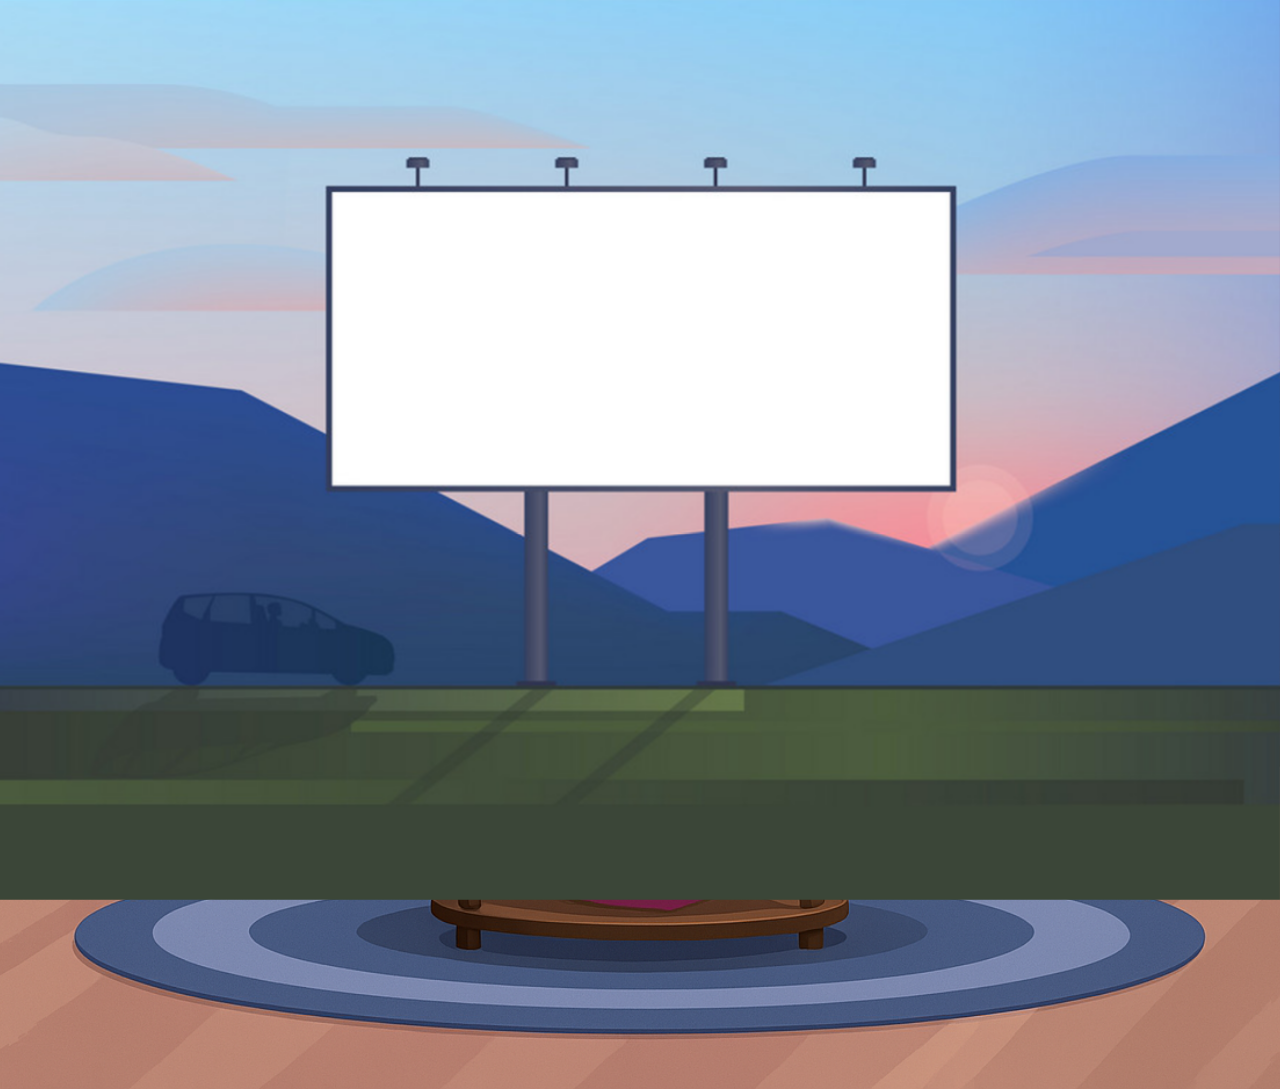
<file: A-M.html>
<!DOCTYPE html>
<html lang="en">
<head>
    <meta charset="UTF-8">
    <meta name="viewport" content="width=device-width, initial-scale=1.0">
    <title>Animation About to Main Page</title>
    <style>
        body {
            /* background-image: url('assets/About-Bg.png');
            background-size: cover;
            background-position: center;
            background-repeat: no-repeat;
            height: 110vh; */
            /* background-color: black; */
            margin: 0;
            overflow-x: hidden;
        }
        .animation-overlay {
            position: fixed;
            top: 0;
            left: 0;
            width: 100vw;
            height: 100vh;
            z-index: 9999;
            pointer-events: none;
        }

        .bg-zoom {
            position: absolute;
            top: 0; left: 0;
            width: 100%;
            height: 110vh;
            background-image: url('assets/About-Bg.png');
            background-size: cover;
            background-position: center;
            background-repeat: no-repeat;
            transform: scale(1.2);
            animation: bgZoomIn 3s forwards ease-in-out;
            /* z-index: -1; */
            /* border: 2px solid red; */
        }
        .shrink-fade {
            position: absolute;
            top: 0; left: 0;
            width: 100vw;
            height: 100vh;
            object-fit: cover;
            animation: shrinkAndFade 3s forwards ease-in-out;
            z-index: 1;
        }
        .content {
            opacity: 0;
            animation: fadeIn 0.5s ease-in-out 3s forwards;
            position: relative;
            z-index: 0;
            min-height: 100vh;
        }
        table {
            border-spacing: 6px;
            border: 1px solid black;
            width: 100%;
            height: 100%;
            margin: 0;
        }

        th,
        tr,
        td {
            border-spacing: 6px;
            border: 1px solid black;
        }
        @keyframes bgZoomIn {
            0% {
                transform: scale(1);
            }
            100% {
                transform: scale(5.2) translateY(150px);
            }
        }

        @keyframes shrinkAndFade {
            0% {
                transform: scale(0.3) translateY(-150px) translateX(-100px);
                opacity: 0;
            }
            100% {
                transform: scale(1.1) translateY(0) translateX(0);
                opacity: 1;
            }
        }
        @keyframes fadeIn {
            from {
                opacity: 1;
            }
            to {
                opacity: 0;
            }
        }
        .page-transition {
            position: fixed;
            top: 0; left: 0;
            width: 100vw;
            height: 100vh;
            background-color: black;
            opacity: 0;
            z-index: 9999;
            pointer-events: none;
            transition: opacity 0.8s ease-in-out;
        }
    </style>
</head>
<script>
    setTimeout(() => {
        const overlay = document.querySelector('.animation-overlay');
        if (overlay) overlay.remove();

        const bgZoom = document.querySelector('.bg-zoom');
        if (bgZoom) bgZoom.style.display = 'none'; // atau bisa pakai opacity = 0

        const transitionDiv = document.querySelector('.page-transition');
        transitionDiv.style.pointerEvents = 'auto';
        transitionDiv.style.opacity = '1';

        setTimeout(() => {
            window.location.href = 'Marcello.html';
        }, 800);
    }, 3000);
</script>
<body>
    <!-- <img src="https://st4.depositphotos.com/6093060/25621/v/450/depositphotos_256210974-stock-illustration-flat-interior-design-landscape-with.jpg"> -->
    <!-- <img src="https://st5.depositphotos.com/3877249/65711/v/450/depositphotos_657114190-stock-illustration-cartoon-living-room-interior-night.jpg"> -->
    <!-- <div class="bg-zoom"></div> -->
    <div class="bg-zoom"></div>
    <div class="animation-overlay">
        <img src="assets/Welcome-Bg.png" class="shrink-fade">
    </div>
    <!-- <div class="content">
        <table>
            <tr>
                <th>About</th>
                <th></th>
            </tr>
            <tr>
                <td></td>
                <td></td>
            </tr>
        </table>
    </div> -->
    <!-- <img src="assets/Welcome-Bg.png" style="width: 100vw; height: 100vh; object-fit: cover;" class="shrink-fade"> -->
    <div class="page-transition"></div>
</body>
</html>
</file>
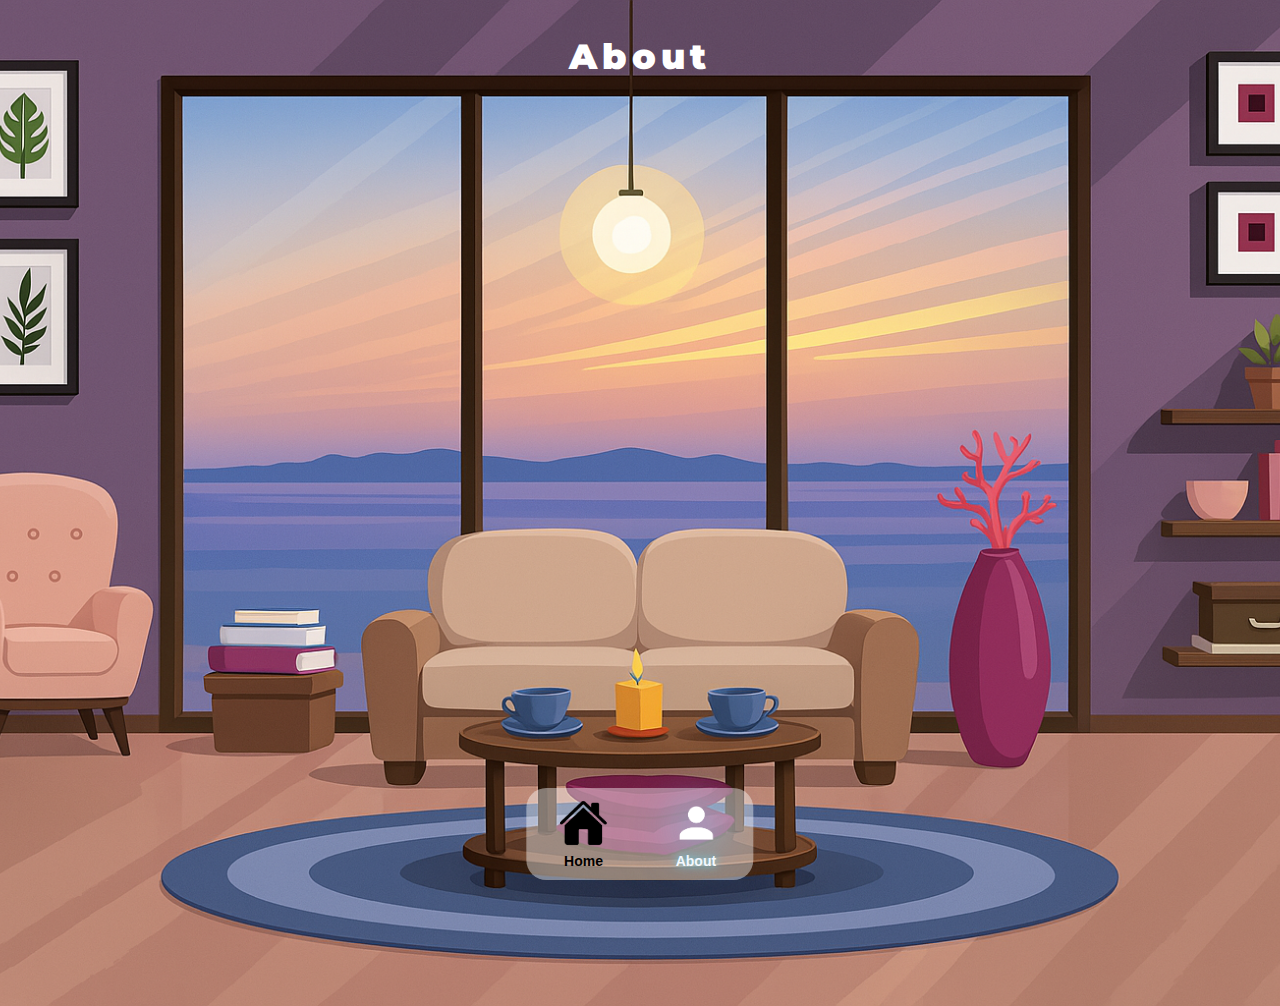
<file: About.html>
<!DOCTYPE html>
<html lang="en">
<head>
    <meta charset="UTF-8">
    <meta name="viewport" content="width=device-width, initial-scale=1.0">
    <title>About Page</title>
    <link href="https://fonts.googleapis.com/css2?family=Poppins&display=swap" rel="stylesheet">
    <link href="https://fonts.googleapis.com/css2?family=Montserrat:wght@700&display=swap" rel="stylesheet">
    <style>
        body {
            /* background-image: url('https://cdn3.vectorstock.com/i/1000x1000/79/52/blank-advertising-billboard-canvas-mockup-vector-24897952.jpg'); */
            background-image: url('assets/About-Bg.png');
            background-size: cover;
            background-position: center;
            background-repeat: no-repeat;
            height: 110vh;
            /* font-family: 'Poppins', sans-serif; */
        }
        .text {
            color: white;
        }

        .text-poppins {
            color: white;
            font-family: 'Poppins', sans-serif;
        }

        .text-poppins-left {
            color: white;
            font-family: 'Poppins', sans-serif;
            padding-left: 30px;
            text-align: left;
        }

        .text-poppins-justify {
            color: white;
            font-family: 'Poppins', sans-serif;
            text-align: justify;
            padding-left: 30px;
            padding-right: 30px;
        }

        .text-poppins-center {
            color: white;
            font-family: 'Poppins', sans-serif;
            text-align: center;
        }

        .text-montserrat {
            color: white;
            font-family: 'Montserrat', sans-serif;
            font-size: 35px;
            margin: 20px 0;
            /* padding: 10px 0; */
            letter-spacing: 5px;
        }

        table {
            border-spacing: 6px;
            /* border: 1px solid black; */
            width: 100%;
            height: 100%;
            margin: 0;
        }

        th,
        tr,
        td {
            border-spacing: 6px;
            /* border: 1px solid black; */
        }

        .form-bg {
            width: 100%;
            height: 100%;
            border-radius: 10%;
            background-color: rgba(252, 180, 147, 0.5);
            border: 2px solid rgba(255, 255, 255, 0.5); /* border */
            overflow: hidden;
            align-items: flex-start;
            top: 50%;
            left: 50%;
            z-index: 0;
            opacity: 0; /* default invisible */
            text-align: center;
            align-content: center;
            /* justify-content: center; */
            animation: fadeSlideUp 1s ease-out forwards;
                       /* colorCycle 10s linear infinite; */
        }

        .fade1 {
            animation-delay: 0.3s;
        }

        .fade2 {
            animation-delay: 0.8s;
        }

        .navbar-bottom {
            display: flex;
            gap: 20%;
            align-items: center;
            justify-content: center;
            /* height: 50%; */
            position: absolute;
            bottom: 20px;
            left: 50%;
            transform: translateX(-50%);
            /* gap: 40px;  */
            background: rgba(255, 255, 255, 0.422);
            padding: 10px 20px;
            border-radius: 20px;
        }

        .icon-button {
            text-align: center;
        }

        .icon-current {
            transition: 0.3s;
            filter: drop-shadow(0 0 22px #5de8fa) drop-shadow(0 0 24px rgba(167, 139, 250, 0.5));
        }

        .icon-text-current {
            text-shadow: 0 0 8px #5de8fa;
        }

        .icon-img {
            width: 50px;
            height: 50px;
            transition: all 0.3s ease;
            /* filter: drop-shadow(0 0 12px rgba(167, 139, 250, 0.7)) drop-shadow(0 0 24px rgba(167, 139, 250, 0.5)); */
        }

        .icon-button:hover .home {
            content: url("assets/home-icon4.png");
        }

        .icon-button:hover .icon-img {
            filter: drop-shadow(0 0 22px #FBD987) drop-shadow(0 0 24px rgba(245, 146, 84, 0.5));
            /* filter: brightness(1.2); */
            /* transform: scale(1.2); */
            transition: 0.3s ease;
        }

        .icon-button:hover .icon-text {
            color: #fc8c4b;
            text-shadow: 0 0 8px #FBD987;
            /* transition: color 0.3s ease; */
        }

        a {
            text-decoration: none;
            color: inherit;
        }

        .profile {
            width: 100px;
            height: 100px;
            object-fit: cover;
            border-radius: 50%;
            border: 4px solid rgb(255, 195, 127);
            /* border: 4px solid rgb(255, 255, 255); */
            animation: pulseBorder 2s infinite;
        }

        .profile:hover {
            animation-duration: 0.65s;
        }

        .list-about {
            margin-left: 15%;
            margin-right: 10%;
            margin-top: 10px;
            padding-top: 5px;
            padding-bottom: 5px;
            /* margin-bottom: 45px; */
            text-align: left;
            /* background-color: rgba(255, 0, 0, 0.566); */
        }

        .list-element {
            padding-left: 40px;
            /* padding-top: 5px;
            padding-bottom: 5px; */
            margin-bottom: 0px;
            color: white;
            font-family: 'Poppins', sans-serif;
            /* border: 1px solid black; */
            /* background-color: rgba(252, 180, 147, 0.671); */
        }

        .list-element:hover {
            /* box-shadow: 0 0 15px rgba(252, 186, 65, 0.836);
            background-color: rgba(255, 255, 255, 0.1); */
            background-color: rgba(252, 180, 147, 0.671);
            border-radius: 10px;
            /* padding-top: 15px;
            padding-bottom: 15px; */
            transition: all 0.3s ease;
        }

        .list-element:hover p {
            color: #fffacd; /* atau warna yang kamu suka */
            text-shadow: 0 0 8px #ffffff, 0 0 12px rgba(255, 255, 255, 0.9);
            transition: text-shadow 0.3s ease, color 0.3s ease;
        }

        .list-element.active {
            background-color: rgba(252, 180, 147, 0.671);
            border-radius: 10px;
            transition: all 0.3s ease;
        }

        .list-element.active p {
            color: #fffacd;
            text-shadow: 0 0 8px #ffffff, 0 0 12px rgba(255, 255, 255, 0.9);
            transition: text-shadow 0.3s ease, color 0.3s ease;
        }

        .scroll-box {
            max-height: 300px;
            /* max-height: 350px; */
            overflow-y: auto;
            padding-right: 10px;
            box-sizing: border-box;
            margin-top: 10px;
            padding-right: 10px;
        }

        .scroll-box::-webkit-scrollbar {
            width: 8px;
        }

        .scroll-box::-webkit-scrollbar-track {
            background: rgba(255, 255, 255, 0.1); /* Warna area belakang scrollbar */
            border-radius: 10px;
        }

        .scroll-box::-webkit-scrollbar-thumb {
            background: rgba(255, 195, 116, 0.384); /* Warna batang scroll */
            border-radius: 10px;
            transition: background 0.3s;
        }

        .scroll-box::-webkit-scrollbar-thumb:hover {
            background: rgba(254, 234, 170, 0.621); /* Saat hover */
        }

        .contact {
            display: flex;
            align-items: center;
            justify-content: left;
            font-family: 'Poppins', sans-serif;
            color: white;
            gap: 10px;
            padding-left: 15%;
        }

        .contact span:hover{
            color: #fffacd; /* atau warna yang kamu suka */
            text-shadow: 0 0 8px #ffffff, 0 0 12px rgba(255, 255, 255, 0.9);
            transition: text-shadow 0.3s ease, color 0.3s ease;
        }

        .contact:hover img{
            filter: drop-shadow(0 0 22px #ffffff) drop-shadow(0 0 24px rgb(205, 205, 205));
            /* filter: brightness(1.2); */
            /* transform: scale(1.2); */
            transition: 0.3s ease;
            filter: brightness(1.2);
        }

        @keyframes pulseBorder {
            0% {
                box-shadow: 0 0 0 0 rgba(255, 200, 2, 0.79);
            }
            70% {
                box-shadow: 0 0 0 20px rgba(255, 176, 85, 0.18);
            }
            100% {
                box-shadow: 0 0 0 0 rgba(255, 176, 85, 0);
            }
        }

        @keyframes fadeSlideUp {
            0% {
                opacity: 0;
                transform: translateY(30px);
            }
            100% {
                opacity: 1;
                transform: translateY(0);
            }
        }
        
        /* Infinite color changes */
        /* @keyframes colorCycle {
            0%   { background-color: rgba(252, 180, 147, 0.7); }
            25%  { background-color: rgba(255, 208, 100, 0.7); }
            50%  { background-color: rgba(147, 252, 188, 0.7); }
            75%  { background-color: rgba(147, 203, 252, 0.7); }
            100% { background-color: rgba(252, 180, 147, 0.7); }
        } */
    </style>
</head>
<body>
    <table>
        <tr style="height: 85px;">
            <th style="width: 15%;"></th>
            <th style="width: 70%; vertical-align: top;" colspan="3">
                <h2 class="text-montserrat"><strong>About</strong></h2>
            </th>
            <th style="width: 15%;">
            </th>
        </tr>
        <tr style="height: 350px;">
            <td></td>
            <td style="width: 34%;">
                <div class="form-bg fade1">
                    <a href="assets/User-2.jpg">
                        <img src="assets/User.png" class="profile">
                    </a>
                    <div class="list-about">
                        <div class="list-element active" onclick="showContent('profile')">
                            <p><strong>Profile</strong></p>
                        </div>
                        <div class="list-element" onclick="showContent('cv')">
                            <p><strong>CV</strong></p>
                        </div>
                        <div class="list-element" onclick="showContent('contact')">
                            <p><strong>Contact</strong></p>
                        </div>
                    </div>
                </div>
            </td style="width: 10px;">
            <td></td>
            <td style="width: 34%;">
                <div class="form-bg fade2">
                    <div class="scroll-box" id="content-box">
                        <!-- Profile Part -->
                        <!-- <h2 class="text-poppins-center">Introduction</h2>
                        <p class="text-poppins-left">Hello! I am Marcello Hugo Laika. I am currently a student of Informatics Engineering at Mikroskil University (Medan, Indonesia).</p>
                        <h2 class="text-poppins-center">Passion/Hobby</h2>
                        <p class="text-poppins-left">Art, Design</p>
                        <p class="text-poppins-left">HandyCrafts</p>
                        <p class="text-poppins-left">Innovate (Brainstorming)</p>
                        <h2 class="text-poppins-center">Motto/Personal Value</h2>
                        <p class="text-poppins-center">Sometimes "LATER" Becomes "NEVER"</p> -->

                        <!-- CV Part -->
                        <!-- <h2 class="text-poppins-center">Educational Background</h2>
                        <p class="text-poppins-left">Elementary School: Methodist-3 (2011-2016)</p>
                        <p class="text-poppins-left">Junior High School: Methodist-2 (2017-2019)</p>
                        <p class="text-poppins-left">Senior High School: Methodist-2 (2020-2023)</p>
                        <p class="text-poppins-left">University: Mikroskil University (2023-Present)</p>
                        <h2 class="text-poppins-center">Skill</h2>
                        <p class="text-poppins-left">Programming Language (Python)</p>
                        <p class="text-poppins-left">Web Development (HTML, CSS, JavaScript)</p>
                        <p class="text-poppins-left">UI/UX Design (Figma)</p>
                        <p class="text-poppins-left">Data Engineering</p>
                        <p class="text-poppins-left">Statistics</p>
                        <p class="text-poppins-left">Problem Solver</p>
                        <p class="text-poppins-left">Fast Learner</p>
                        <p class="text-poppins-left">Creative Thinker</p>
                        <h2 class="text-poppins-center">Organizational Experience</h2>
                        <p class="text-poppins-left">Mikroskil Programming Club (2023-Present)</p> -->

                        <!-- Contact Part -->
                        <!-- <h2 class="text-poppins-center">Social Media</h2> -->
                        <!-- <a href="https://wa.me/6281367466909" target="_blank">
                            <p class="text-poppins-left">
                                <div class="contact">
                                    <img src="assets/whatsapp-icon.svg" style="width: 20px; height: 20px;">
                                    <span>+62 81367466909</span>
                                </div>
                            </p>
                        </a>
                        <a href="https://instagram.com/marcello.h.laika" target="_blank">
                            <p class="text-poppins-left">
                                <div class="contact">
                                    <img src="assets/instagram-icon.webp" style="width: 20px; height: 20px;">
                                    <span>@marcello.h.laika</span>
                                </div>
                            </p>
                        </a>
                        <a href="mailto:marcellohugolaika@gmail.com">
                            <p class="text-poppins-left">
                                <div class="contact">
                                    <img src="assets/gmail-icon.png" style="width: 20px; height: 17px;">
                                    <span>marcellohugolaika@gmail.com</span>
                                </div>
                            </p>
                        </a>
                        <a href="mailto:marcello@students.mikroskil.ac.id">
                            <p class="text-poppins-left">
                                <div class="contact">
                                    <img src="assets/teams-icon.png" style="width: 20px; height: 20px;">
                                    <span>marcello@students.mikroskil.ac.id</span>
                                </div>
                            </p>
                        </a> -->
                    </div>
                </div>
            </td>
            <td></td>
        </tr>
        <tr>
            <td colspan="5">
                <div class="navbar-bottom">
                    <a href="A-M.html">
                        <div class="icon-button">
                            <img src="assets/home-icon.png" width="50" height="50" class="icon-img home">
                            <span style="font-family: sans-serif; font-size: 14px;"
                                class="icon-text"><strong>Home</strong></span>
                        </div>
                    </a>
                    <div class="icon-button">
                        <img src="assets/user-icon2.png" width="50" height="50" class="icon-current">
                        <span style="color: white; font-family: sans-serif; font-size: 14px;"
                            class="icon-text-current"><strong>About</strong></span>
                    </div>
                </div>
            </td>
        </tr>
    </table>
    <script>
        // Data konten
        // const contentData = {
        //     profile: {
        //         title: "Profile",
        //         content: "Insert your profile description here."
        //     },
        //     cv: {
        //         title: "Curriculum Vitae",
        //         content: "Display your CV information or link here."
        //     },
        //     contact: {
        //         title: "Contact",
        //         content: "Email, phone, or social media links go here."
        //     }
        // };

        const contentData = {
            profile: 
                '<h2 class="text-poppins-center">Introduction</h2><p class="text-poppins-left">Hello! I am Marcello Hugo Laika. I am currently a student of Informatics Engineering at Mikroskil University (Medan, Indonesia).</p><h2 class="text-poppins-center">Passion/Hobby</h2><p class="text-poppins-left">Art, Design</p><p class="text-poppins-left">HandyCrafts</p><p class="text-poppins-left">Innovate (Brainstorming)</p><h2 class="text-poppins-center">Motto/Personal Value</h2><p class="text-poppins-center">Sometimes "LATER" Becomes "NEVER"</p>'
            ,
            cv: 
                '<h2 class="text-poppins-center">Educational Background</h2><p class="text-poppins-left">Elementary School: Methodist-3 (2011-2016)</p><p class="text-poppins-left">Junior High School: Methodist-2 (2017-2019)</p><p class="text-poppins-left">Senior High School: Methodist-2 (2020-2023)</p><p class="text-poppins-left">University: Mikroskil University (2023-Present)</p><h2 class="text-poppins-center">Skill</h2><p class="text-poppins-left">Programming Language (Python)</p><p class="text-poppins-left">Web Development (HTML, CSS, JavaScript)</p><p class="text-poppins-left">UI/UX Design (Figma)</p><p class="text-poppins-left">Data Engineering</p><p class="text-poppins-left">Statistics</p><p class="text-poppins-left">Problem Solver</p><p class="text-poppins-left">Fast Learner</p><p class="text-poppins-left">Creative Thinker</p><h2 class="text-poppins-center">Organizational Experience</h2><p class="text-poppins-left">Mikroskil Programming Club (2023-Present)</p>'
            ,
            contact: 
                '<a href="https://wa.me/6281367466909" target="_blank"><p class="text-poppins-left"><div class="contact"><img src="assets/whatsapp-icon.svg" style="width: 20px; height: 20px;"><span>+62 81367466909</span></div></p></a><a href="https://instagram.com/marcello.h.laika" target="_blank"><p class="text-poppins-left"><div class="contact"><img src="assets/instagram-icon.webp" style="width: 20px; height: 20px;"><span>@marcello.h.laika</span></div></p></a><a href="mailto:marcellohugolaika@gmail.com"><p class="text-poppins-left"><div class="contact"><img src="assets/gmail-icon.png" style="width: 20px; height: 17px;"><span>marcellohugolaika@gmail.com</span></div></p></a><a href="mailto:marcello@students.mikroskil.ac.id"><p class="text-poppins-left"><div class="contact"><img src="assets/teams-icon.png" style="width: 20px; height: 20px;"><span>marcello@students.mikroskil.ac.id</span></div></p></a>'
        };

        // Fungsi untuk menampilkan konten secara instan
        // function showContent(type) {
        //     const contentBox = document.getElementById("content-box");

        //     // Menghapus class active dari semua elemen
        //     document.querySelectorAll(".list-element").forEach(el => {
        //         el.classList.remove("active");
        //     });

        //     // Menambahkan class active ke elemen yang dipilih
        //     const clickedElement = event.currentTarget;
        //     clickedElement.classList.add("active");

        //     // Memperbarui konten di content-box
        //     const selectedContent = contentData[type];
        //     // contentBox.innerHTML = `
        //     //     <h2 class="text-poppins">${selectedContent.title}</h2>
        //     //     <p class="text-poppins">${selectedContent.content}</p>
        //     // `;
        //     contentBox.innerHTML = `${selectedContent}`;

        //     ketikTeks(`${selectedContent}`, contentBox.innerHTML);
        // }

        // function showContent(type) {
        //     const contentBox = document.getElementById('content-box');
        //     contentBox.innerHTML = '';

        //     const elements = document.querySelectorAll('.list-element');
        //     elements.forEach(el => el.classList.remove('active'));

        //     const clickedElement = [...elements].find(el => el.textContent.toLowerCase().includes(type));
        //     if (clickedElement) clickedElement.classList.add('active');

        //     const tempDiv = document.createElement('div');
        //     tempDiv.innerHTML = contentData[type];  // Ambil HTML asli

        //     const children = Array.from(tempDiv.childNodes);
        //     let childIndex = 0;

        //     function typeNode(node, container, callback) {
        //         if (node.nodeType === Node.TEXT_NODE) {
        //             let text = node.textContent;
        //             let i = 0;
        //             const interval = setInterval(() => {
        //                 if (i < text.length) {
        //                     container.append(text[i]);
        //                     i++;
        //                 } else {
        //                     clearInterval(interval);
        //                     callback();
        //                 }
        //             }, 15); // atur kecepatan ketik di sini
        //         } else if (node.nodeType === Node.ELEMENT_NODE) {
        //             const el = document.createElement(node.tagName);
        //             // Copy semua atribut
        //             for (let attr of node.attributes) {
        //                 el.setAttribute(attr.name, attr.value);
        //             }
        //             container.appendChild(el);
        //             const childNodes = Array.from(node.childNodes);
        //             let idx = 0;

        //             function typeChild() {
        //                 if (idx < childNodes.length) {
        //                     typeNode(childNodes[idx], el, () => {
        //                         idx++;
        //                         typeChild();
        //                     });
        //                 } else {
        //                     callback();
        //                 }
        //             }
        //             typeChild();
        //         } else {
        //             callback(); // skip node lain
        //         }
        //     }

        //     function typeNext() {
        //         if (childIndex < children.length) {
        //             typeNode(children[childIndex], contentBox, () => {
        //                 childIndex++;
        //                 typeNext();
        //             });
        //         }
        //     }

        //     typeNext();
        // }

        let typingInProgress = false;
        let currentTimeouts = [];

        function clearTyping() {
            currentTimeouts.forEach(timeout => clearTimeout(timeout));
            currentTimeouts = [];
            typingInProgress = false;
        }

        function showContent(type) {
            clearTyping(); // Stop proses ketik sebelumnya

            const contentBox = document.getElementById('content-box');
            contentBox.innerHTML = '';

            const elements = document.querySelectorAll('.list-element');
            elements.forEach(el => el.classList.remove('active'));

            const clickedElement = [...elements].find(el => el.textContent.toLowerCase().includes(type));
            if (clickedElement) clickedElement.classList.add('active');

            const tempDiv = document.createElement('div');
            tempDiv.innerHTML = contentData[type];

            const children = Array.from(tempDiv.childNodes);
            let childIndex = 0;
            typingInProgress = true;

            function typeNode(node, container, callback) {
                if (!typingInProgress) return;

                if (node.nodeType === Node.TEXT_NODE) {
                    let text = node.textContent;
                    let i = 0;

                    function typeChar() {
                        if (!typingInProgress) return;

                        if (i < text.length) {
                            container.append(text[i]);
                            const timeout = setTimeout(typeChar, 15);
                            currentTimeouts.push(timeout);
                            i++;
                        } else {
                            callback();
                        }
                    }
                    typeChar();

                } else if (node.nodeType === Node.ELEMENT_NODE) {
                    const el = document.createElement(node.tagName);
                    for (let attr of node.attributes) {
                        el.setAttribute(attr.name, attr.value);
                    }
                    container.appendChild(el);
                    const childNodes = Array.from(node.childNodes);
                    let idx = 0;

                    function typeChild() {
                        if (!typingInProgress) return;
                        if (idx < childNodes.length) {
                            typeNode(childNodes[idx], el, () => {
                                idx++;
                                typeChild();
                            });
                        } else {
                            callback();
                        }
                    }
                    typeChild();
                } else {
                    callback();
                }
            }

            function typeNext() {
                if (!typingInProgress) return;
                if (childIndex < children.length) {
                    typeNode(children[childIndex], contentBox, () => {
                        childIndex++;
                        typeNext();
                    });
                }
            }
            typeNext();
        }

        // Setel konten default (Profile) ketika halaman dimuat
        window.onload = function() {
            // Simulasikan klik pada elemen Profile
            const profileElement = document.querySelector(".list-element");
            profileElement.click();
        };
    </script>
</body>
</html>
</file>
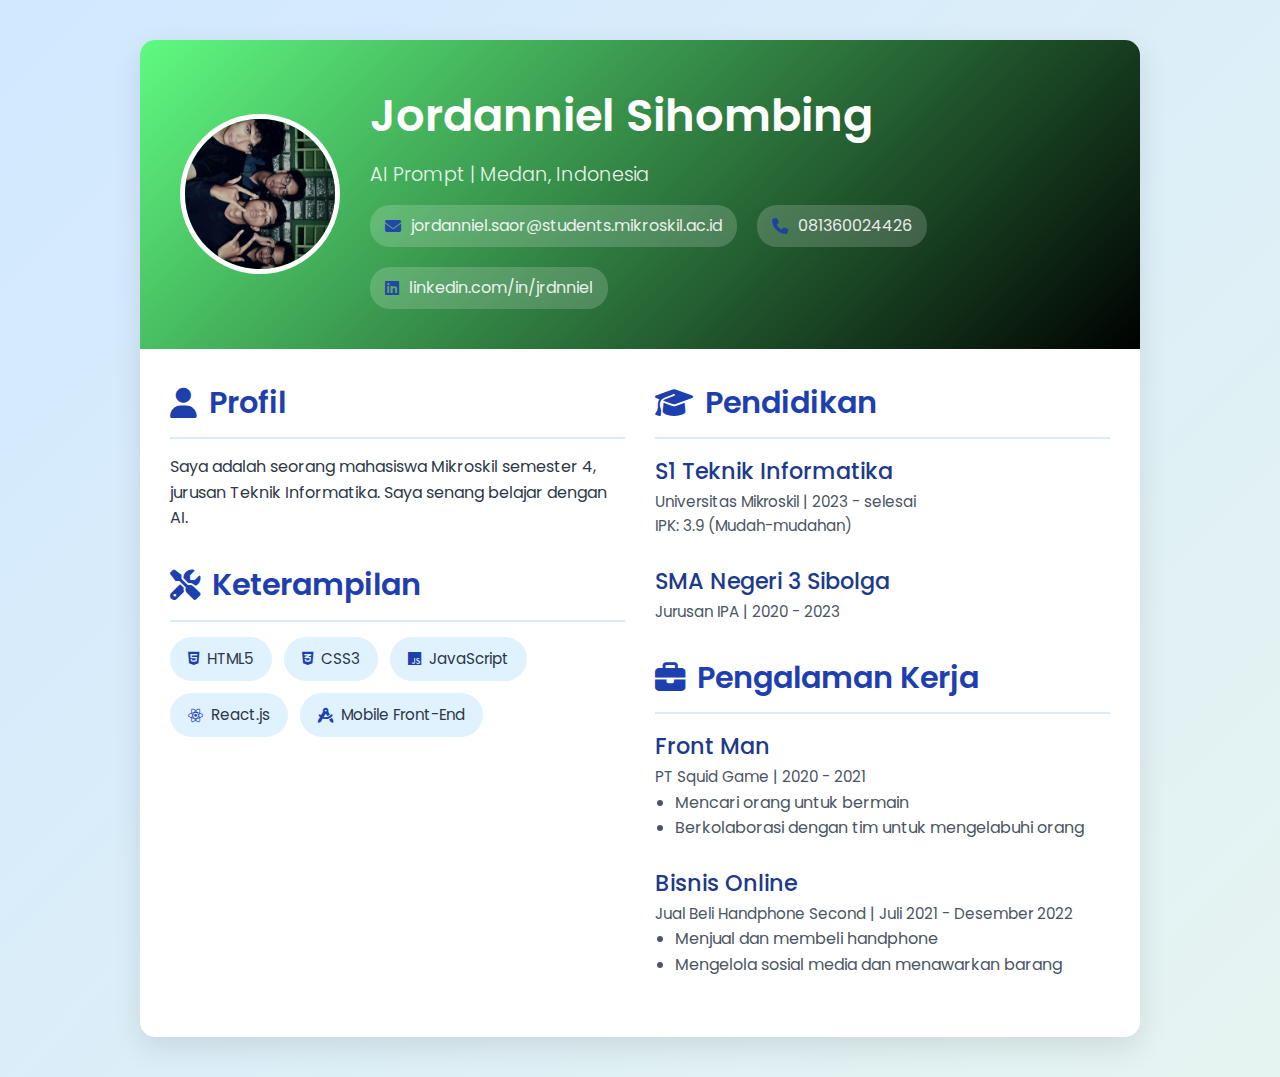
<file: cv.html>
<!DOCTYPE html>
<html lang="id">
<head>
    <meta charset="UTF-8">
    <meta name="viewport" content="width=device-width, initial-scale=1.0">
    <title>Curriculum Vitae</title>
    <link rel="stylesheet" href="styles.css">
    <link rel="stylesheet" href="https://cdnjs.cloudflare.com/ajax/libs/font-awesome/6.4.0/css/all.min.css">
    <link href="https://fonts.googleapis.com/css2?family=Poppins:wght@300;400;600&display=swap" rel="stylesheet">
</head>
<body>
    <div class="container">
        <header>
            <div class="header-content">
                <!-- Ganti src dengan path file lokal -->
                <img src="image.jpeg" alt="Foto Profil" class="profile-pic">
                <div class="header-info">
                    <h1>Jordanniel Sihombing</h1>
                    <p>AI Prompt | Medan, Indonesia</p>
                    <div class="contact-info">
                        <p><i class="fas fa-envelope"></i> jordanniel.saor@students.mikroskil.ac.id</p>
                        <p><i class="fas fa-phone"></i> 081360024426</p>
                        <p><i class="fab fa-linkedin"></i> linkedin.com/in/jrdnniel</p>
                    </div>
                </div>
            </div>
        </header>

        <div class="content">
            <div class="left-column">
                <section class="profile">
                    <h2><i class="fas fa-user"></i> Profil</h2>
                    <p>Saya adalah seorang mahasiswa Mikroskil semester 4, jurusan Teknik Informatika. Saya senang belajar dengan AI.</p>
                </section>

                <section class="skills">
                    <h2><i class="fas fa-tools"></i> Keterampilan</h2>
                    <ul class="skills-list">
                        <li><i class="fab fa-html5"></i> HTML5</li>
                        <li><i class="fab fa-css3-alt"></i> CSS3</li>
                        <li><i class="fab fa-js"></i> JavaScript</li>
                        <li><i class="fab fa-react"></i> React.js</li>
                        <li><i class="fas fa-drafting-compass"></i> Mobile Front-End</li>
                    </ul>
                </section>
            </div>

            <div class="right-column">
                <section class="education">
                    <h2><i class="fas fa-graduation-cap"></i> Pendidikan</h2>
                    <div class="item">
                        <h3>S1 Teknik Informatika</h3>
                        <p>Universitas Mikroskil | 2023 - selesai</p>
                        <p>IPK: 3.9 (Mudah-mudahan)</p>
                    </div>
                    <div class="item">
                        <h3>SMA Negeri 3 Sibolga</h3>
                        <p>Jurusan IPA | 2020 - 2023</p>
                    </div>
                </section>

                <section class="experience">
                    <h2><i class="fas fa-briefcase"></i> Pengalaman Kerja</h2>
                    <div class="item">
                        <h3>Front Man</h3>
                        <p>PT Squid Game | 2020 - 2021</p>
                        <ul>
                            <li>Mencari orang untuk bermain</li>
                            <li>Berkolaborasi dengan tim untuk mengelabuhi orang</li>
                        </ul>
                    </div>
                    <div class="item">
                        <h3>Bisnis Online</h3>
                        <p>Jual Beli Handphone Second | Juli 2021 - Desember 2022</p>
                        <ul>
                            <li>Menjual dan membeli handphone</li>
                            <li>Mengelola sosial media dan menawarkan barang</li>
                        </ul>
                    </div>
                </section>
            </div>
        </div>
    </div>
</body>
</html>
</file>
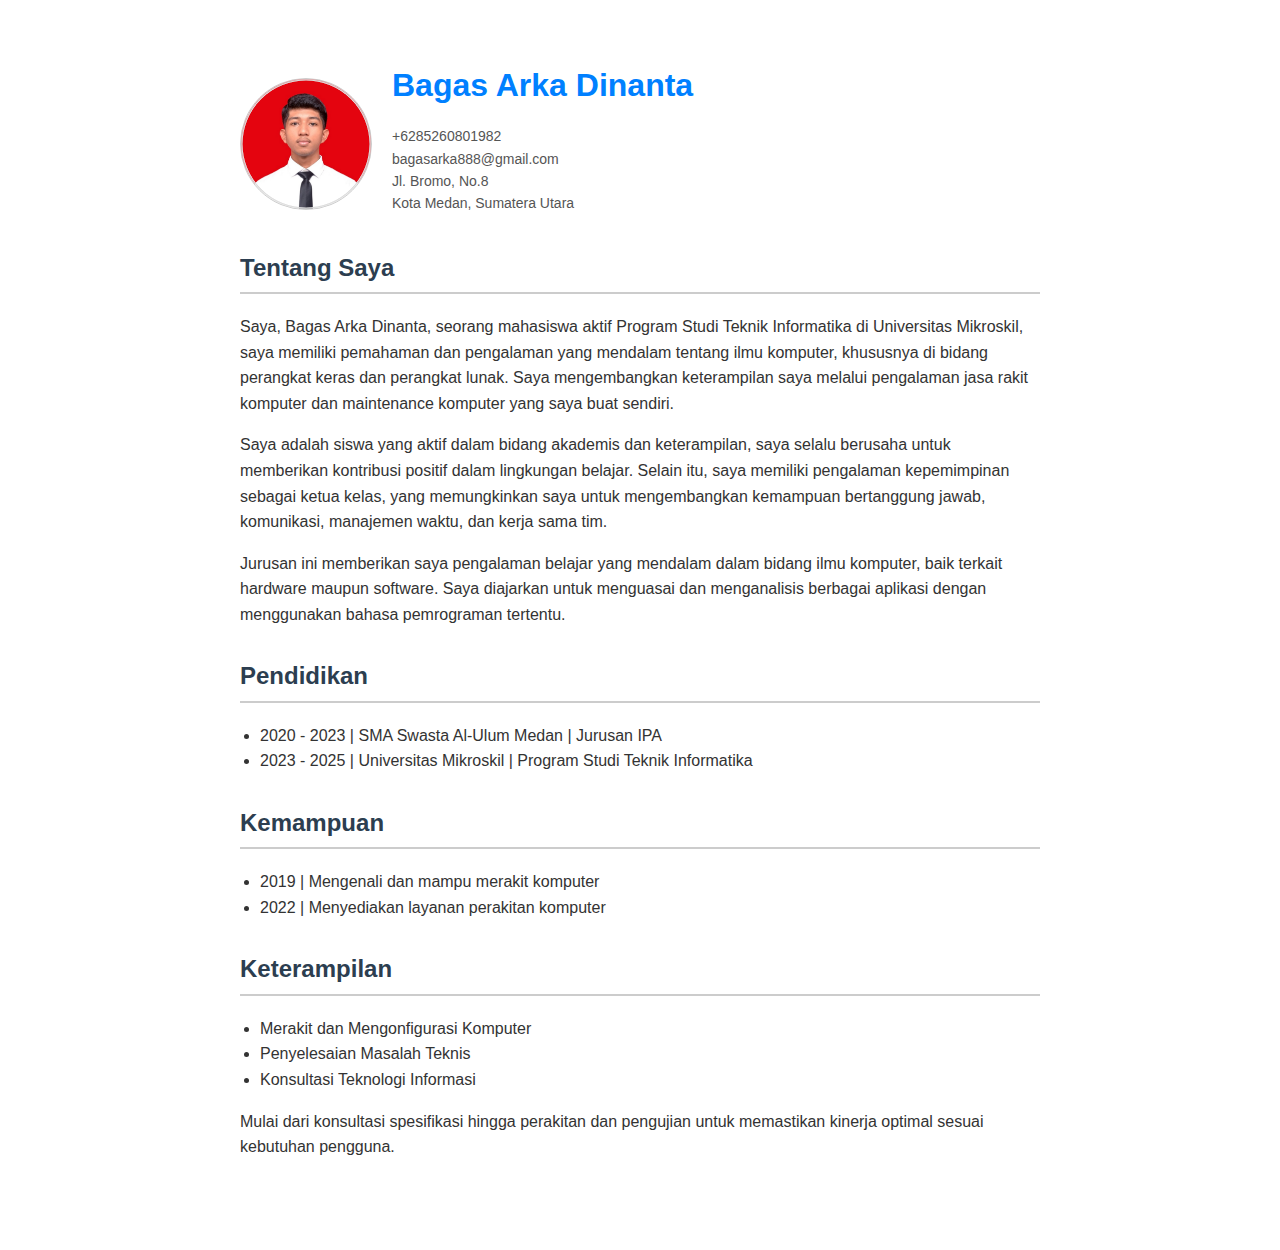
<file: CV_Bagas.html>
<!DOCTYPE html>
<html lang="id">
<head>
  <meta charset="UTF-8" />
  <meta name="viewport" content="width=device-width, initial-scale=1.0"/>
  <title>CV Bagas Arka Dinanta</title>
  <style>
    body {
      font-family: Arial, sans-serif;
      max-width: 800px;
      margin: 40px auto;
      padding: 20px;
      line-height: 1.6;
      color: #333;
    }
    h1 {
      color: #0080ff;
      margin: 0;
    }
    h2 {
      color: #2c3e50;
      border-bottom: 2px solid #ccc;
      padding-bottom: 5px;
    }
    .section {
      margin-bottom: 30px;
    }
    .contact {
      font-size: 14px;
      color: #555;
    }
    .header {
      display: flex;
      align-items: center;
      gap: 20px;
    }
    .photo {
      width: 130px;
      height: 130px;
      background-color: #eee;
      border: 1px solid #ccc;
      object-fit: cover;
      border-radius: 50%;
    }
    ul {
      padding-left: 20px;
    }
  </style>
</head>
<body>
  <div class="header">
    <img class="photo" src="img/Gass.png" alt="Foto Bagas Arka Dinanta" />
    <div>
      <h1>Bagas Arka Dinanta</h1>
      <p class="contact">
        +6285260801982<br>
        bagasarka888@gmail.com<br>
        Jl. Bromo, No.8<br>
        Kota Medan, Sumatera Utara
      </p>
    </div>
  </div>

  <div class="section">
    <h2>Tentang Saya</h2>
    <p>
      Saya, Bagas Arka Dinanta, seorang mahasiswa aktif Program Studi Teknik Informatika di Universitas Mikroskil, saya memiliki pemahaman dan pengalaman yang mendalam tentang ilmu komputer, khususnya di bidang perangkat keras dan perangkat lunak. Saya mengembangkan keterampilan saya melalui pengalaman jasa rakit komputer dan maintenance komputer yang saya buat sendiri.
    </p>
    <p>
      Saya adalah siswa yang aktif dalam bidang akademis dan keterampilan, saya selalu berusaha untuk memberikan kontribusi positif dalam lingkungan belajar. Selain itu, saya memiliki pengalaman kepemimpinan sebagai ketua kelas, yang memungkinkan saya untuk mengembangkan kemampuan bertanggung jawab, komunikasi, manajemen waktu, dan kerja sama tim.
    </p>
    <p>
      Jurusan ini memberikan saya pengalaman belajar yang mendalam dalam bidang ilmu komputer, baik terkait hardware maupun software. Saya diajarkan untuk menguasai dan menganalisis berbagai aplikasi dengan menggunakan bahasa pemrograman tertentu.
    </p>
  </div>

  <div class="section">
    <h2>Pendidikan</h2>
    <ul>
      <li>2020 - 2023 | SMA Swasta Al-Ulum Medan | Jurusan IPA</li>
      <li>2023 - 2025 | Universitas Mikroskil | Program Studi Teknik Informatika</li>
    </ul>
  </div>

  <div class="section">
    <h2>Kemampuan</h2>
    <ul>
      <li>2019 | Mengenali dan mampu merakit komputer</li>
      <li>2022 | Menyediakan layanan perakitan komputer</li>
    </ul>
  </div>

  <div class="section">
    <h2>Keterampilan</h2>
    <ul>
      <li>Merakit dan Mengonfigurasi Komputer</li>
      <li>Penyelesaian Masalah Teknis</li>
      <li>Konsultasi Teknologi Informasi</li>
    </ul>
    <p>
      Mulai dari konsultasi spesifikasi hingga perakitan dan pengujian untuk memastikan kinerja optimal sesuai kebutuhan pengguna.
    </p>
  </div>
</body>
</html>
</file>
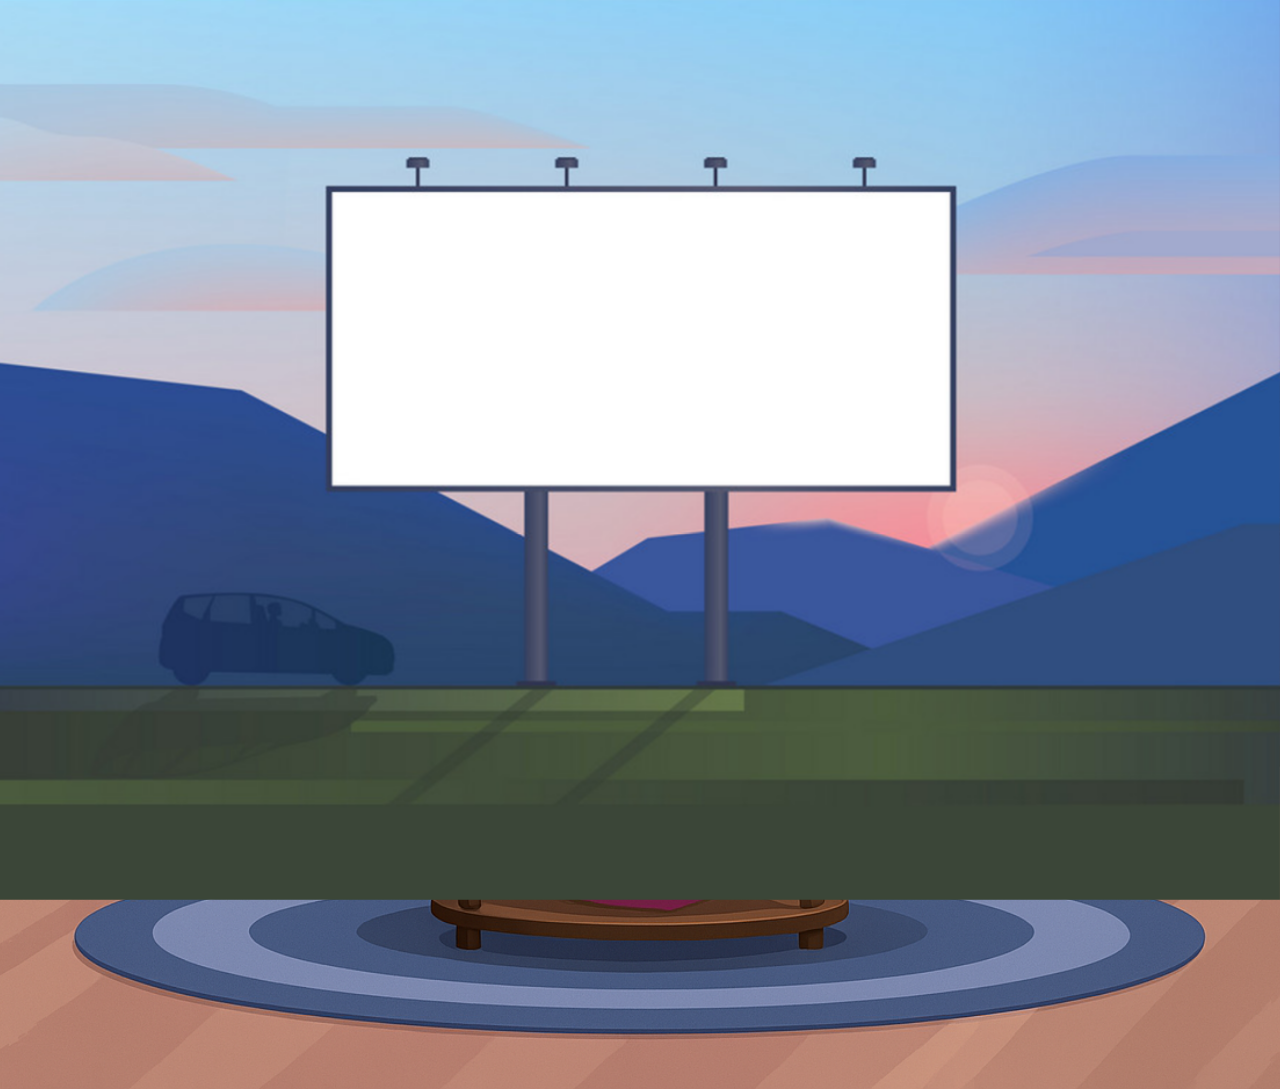
<file: M-A.html>
<!DOCTYPE html>
<html lang="en">
<head>
    <meta charset="UTF-8">
    <meta name="viewport" content="width=device-width, initial-scale=1.0">
    <title>Animation Main to About Page</title>
    <style>
        body {
            /* background-image: url('assets/About-Bg.png');
            background-size: cover;
            background-position: center;
            background-repeat: no-repeat;
            height: 110vh; */
            margin: 0;
            overflow-x: hidden;
        }
        .animation-overlay {
            position: fixed;
            top: 0;
            left: 0;
            width: 100vw;
            height: 100vh;
            z-index: 9999;
            pointer-events: none;
        }

        .bg-zoom {
            position: absolute;
            top: 0; left: 0;
            width: 100%;
            height: 110vh;
            background-image: url('assets/About-Bg.png');
            background-size: cover;
            background-position: center;
            background-repeat: no-repeat;
            transform: scale(1.2);
            animation: bgZoomOut 3s forwards ease-in-out;
            /* z-index: -1; */
            /* border: 2px solid red; */
        }
        .shrink-fade {
            position: absolute;
            top: 0; left: 0;
            width: 100vw;
            height: 100vh;
            object-fit: cover;
            animation: shrinkAndFade 2s forwards ease-in-out;
            z-index: 1;
        }
        .content {
            opacity: 0;
            animation: fadeIn 0.5s ease-in-out 3s forwards;
            position: relative;
            z-index: 0;
            min-height: 100vh;
        }
        table {
            border-spacing: 6px;
            border: 1px solid black;
            width: 100%;
            height: 100%;
            margin: 0;
        }

        th,
        tr,
        td {
            border-spacing: 6px;
            border: 1px solid black;
        }
        @keyframes bgZoomOut {
            0% {
                transform: scale(5.2);
            }
            100% {
                transform: scale(1);
            }
        }

        @keyframes shrinkAndFade {
            0% {
                transform: scale(1.1) translateY(0) translateX(0);
                opacity: 1;
            }
            100% {
                transform: scale(0.5) translateY(-150px) translateX(-100px);
                opacity: 0;
            }
        }
        @keyframes fadeIn {
            from {
                opacity: 0;
            }
            to {
                opacity: 1;
            }
        }
        .page-transition {
            position: fixed;
            top: 0; left: 0;
            width: 100vw;
            height: 100vh;
            background-color: black;
            opacity: 0;
            z-index: 9999;
            pointer-events: none;
            transition: opacity 0.5s ease-in-out;
        }
    </style>
</head>
<script>
    setTimeout(() => {
        const overlay = document.querySelector('.animation-overlay');
        if (overlay) overlay.remove();

        const transitionDiv = document.querySelector('.page-transition');
        transitionDiv.style.opacity = '1';

        setTimeout(() => {
            window.location.href = 'About.html'; // -> redirect otomatis
        }, 500); // durasi fade-out
    }, 3000); // waktu tunggu animasi
</script>
<body>
    <!-- <img src="https://st4.depositphotos.com/6093060/25621/v/450/depositphotos_256210974-stock-illustration-flat-interior-design-landscape-with.jpg"> -->
    <!-- <img src="https://st5.depositphotos.com/3877249/65711/v/450/depositphotos_657114190-stock-illustration-cartoon-living-room-interior-night.jpg"> -->
    <!-- <div class="bg-zoom"></div> -->
    <div class="bg-zoom"></div>
    <div class="animation-overlay">
        <img src="assets/Welcome-Bg.png" class="shrink-fade">
    </div>
    <!-- <div class="content">
        <table>
            <tr>
                <th>About</th>
                <th></th>
            </tr>
            <tr>
                <td></td>
                <td></td>
            </tr>
        </table>
    </div> -->
    <!-- <img src="assets/Welcome-Bg.png" style="width: 100vw; height: 100vh; object-fit: cover;" class="shrink-fade"> -->
    <div class="page-transition"></div>
</body>
</html>
</file>
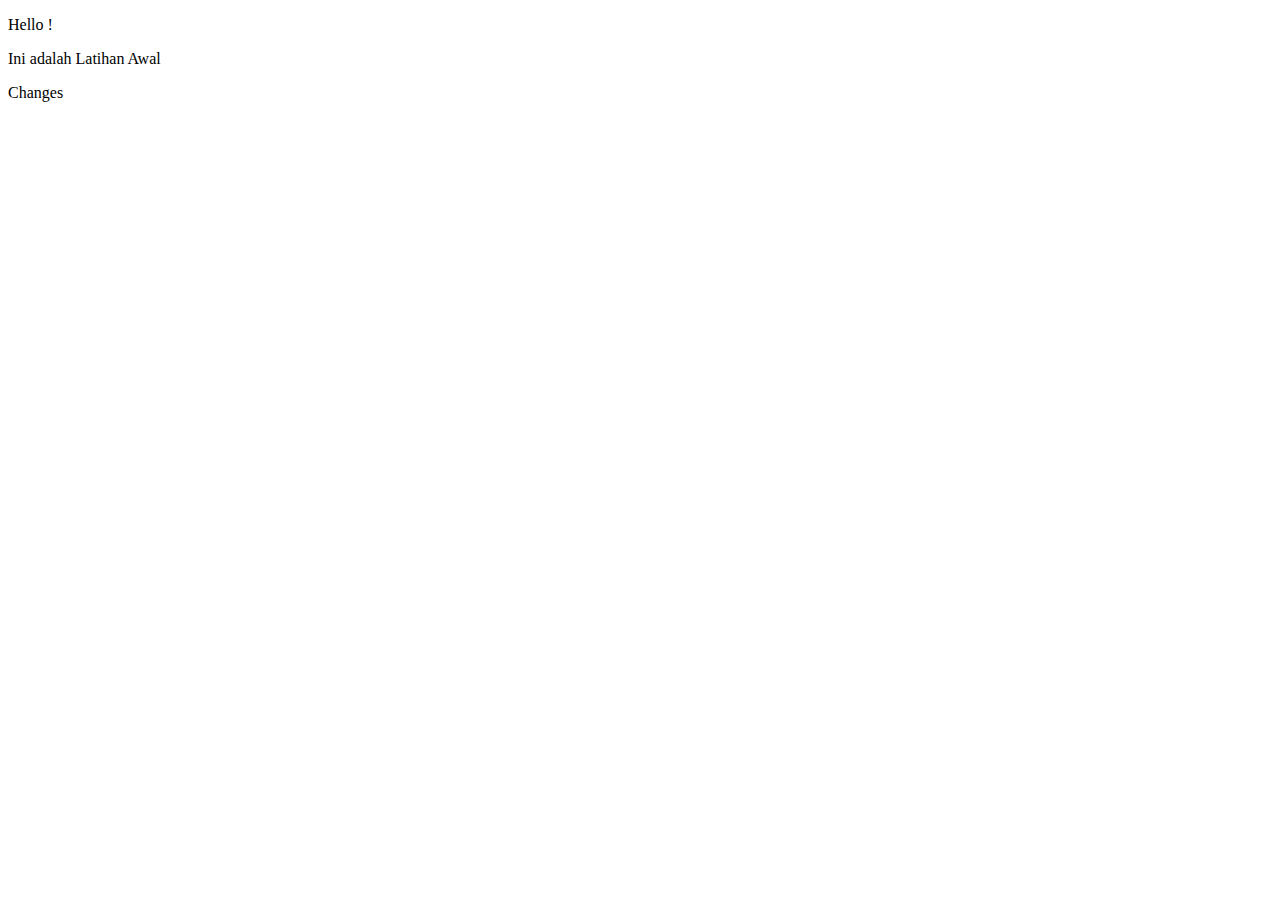
<file: Project.html>
<!DOCTYPE html>
<html lang="en">
<head>
    <meta charset="UTF-8">
    <meta name="viewport" content="width=device-width, initial-scale=1.0">
    <title>Webby</title>
</head>
<body>
    <p>Hello !</p>
    <p>Ini adalah Latihan Awal</p>
    <p>Changes</p>
</body>
</html>
</file>
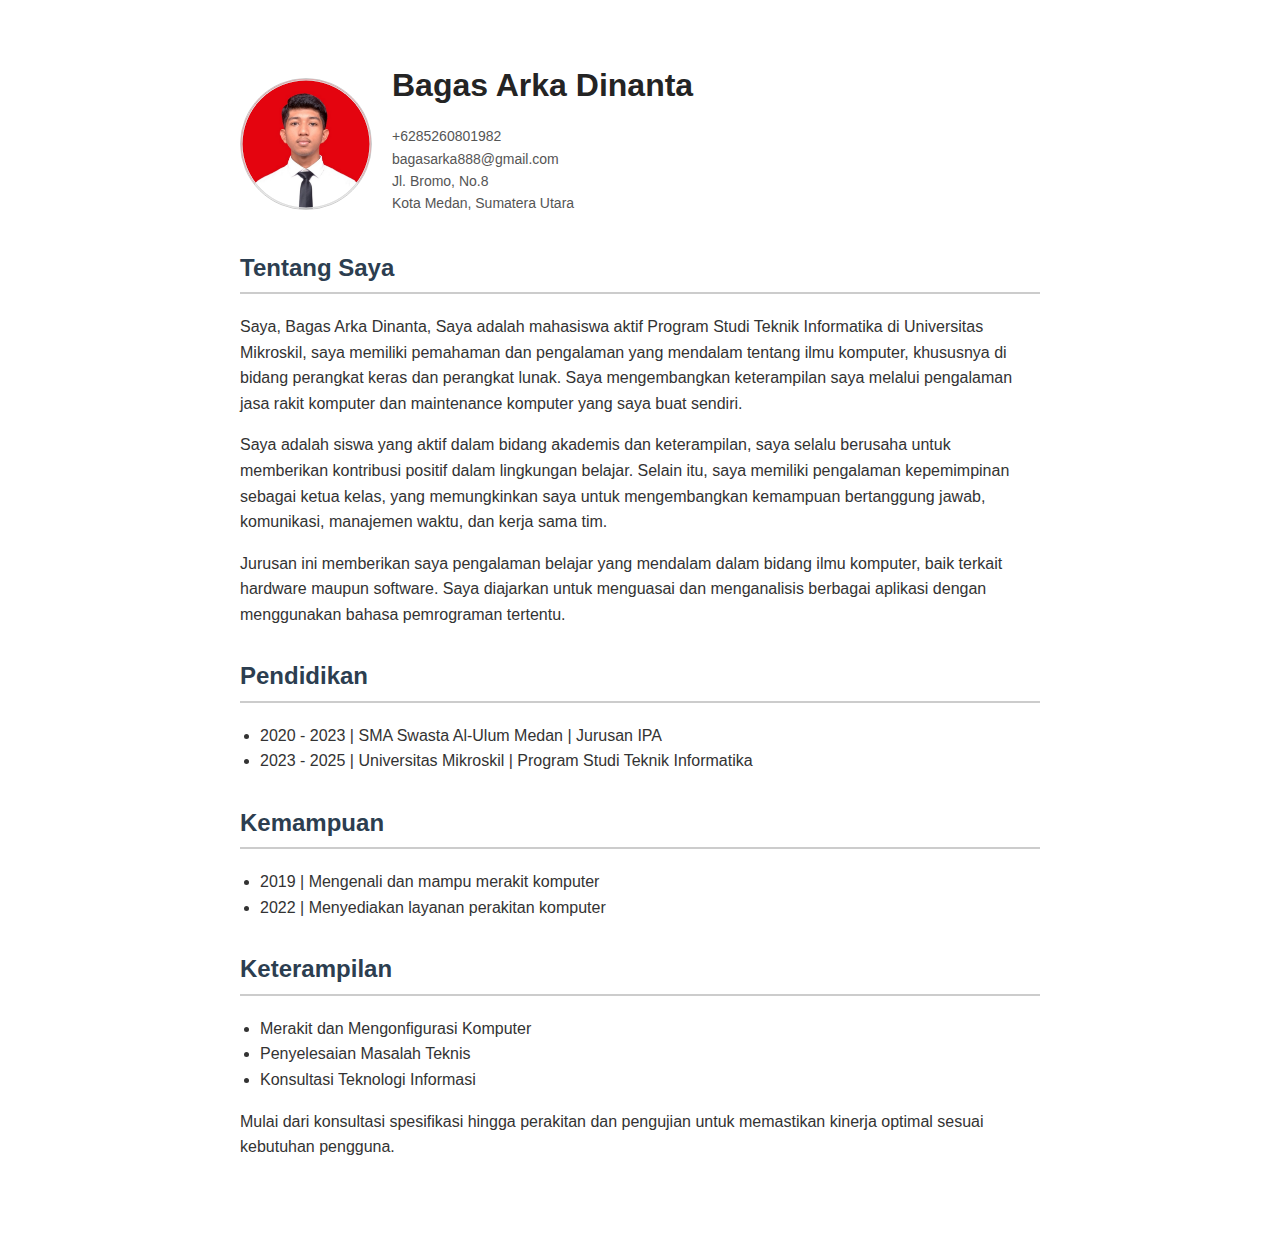
<file: Bagas/CV_Bagas.html>
<!DOCTYPE html>
<html lang="id">
<head>
  <meta charset="UTF-8" />
  <meta name="viewport" content="width=device-width, initial-scale=1.0"/>
  <title>CV Bagas Arka Dinanta</title>
  <style>
    body {
      font-family: Arial, sans-serif;
      max-width: 800px;
      margin: 40px auto;
      padding: 20px;
      line-height: 1.6;
      color: #333;
    }
    h1 {
      color: #242424;
      margin: 0;
    }
    h2 {
      color: #2c3e50;
      border-bottom: 2px solid #ccc;
      padding-bottom: 5px;
    }
    .section {
      margin-bottom: 30px;
    }
    .contact {
      font-size: 14px;
      color: #555;
    }
    .header {
      display: flex;
      align-items: center;
      gap: 20px;
    }
    .photo {
      width: 130px;
      height: 130px;
      background-color: #eee;
      border: 1px solid #ccc;
      object-fit: cover;
      border-radius: 50%;
    }
    ul {
      padding-left: 20px;
    }
  </style>
</head>
<body>
  <div class="header">
    <img class="photo" src="img/Gass.png" alt="Foto Bagas Arka Dinanta" />
    <div>
      <h1>Bagas Arka Dinanta</h1>
      <p class="contact">
        +6285260801982<br>
        bagasarka888@gmail.com<br>
        Jl. Bromo, No.8<br>
        Kota Medan, Sumatera Utara
      </p>
    </div>
  </div>

  <div class="section">
    <h2>Tentang Saya</h2>
    <p>
      Saya, Bagas Arka Dinanta, Saya adalah mahasiswa aktif Program Studi Teknik Informatika di Universitas Mikroskil, saya memiliki pemahaman dan pengalaman yang mendalam tentang ilmu komputer, khususnya di bidang perangkat keras dan perangkat lunak. Saya mengembangkan keterampilan saya melalui pengalaman jasa rakit komputer dan maintenance komputer yang saya buat sendiri.
    </p>
    <p>
      Saya adalah siswa yang aktif dalam bidang akademis dan keterampilan, saya selalu berusaha untuk memberikan kontribusi positif dalam lingkungan belajar. Selain itu, saya memiliki pengalaman kepemimpinan sebagai ketua kelas, yang memungkinkan saya untuk mengembangkan kemampuan bertanggung jawab, komunikasi, manajemen waktu, dan kerja sama tim.
    </p>
    <p>
      Jurusan ini memberikan saya pengalaman belajar yang mendalam dalam bidang ilmu komputer, baik terkait hardware maupun software. Saya diajarkan untuk menguasai dan menganalisis berbagai aplikasi dengan menggunakan bahasa pemrograman tertentu.
    </p>
  </div>

  <div class="section">
    <h2>Pendidikan</h2>
    <ul>
      <li>2020 - 2023 | SMA Swasta Al-Ulum Medan | Jurusan IPA</li>
      <li>2023 - 2025 | Universitas Mikroskil | Program Studi Teknik Informatika</li>
    </ul>
  </div>

  <div class="section">
    <h2>Kemampuan</h2>
    <ul>
      <li>2019 | Mengenali dan mampu merakit komputer</li>
      <li>2022 | Menyediakan layanan perakitan komputer</li>
    </ul>
  </div>

  <div class="section">
    <h2>Keterampilan</h2>
    <ul>
      <li>Merakit dan Mengonfigurasi Komputer</li>
      <li>Penyelesaian Masalah Teknis</li>
      <li>Konsultasi Teknologi Informasi</li>
    </ul>
    <p>
      Mulai dari konsultasi spesifikasi hingga perakitan dan pengujian untuk memastikan kinerja optimal sesuai kebutuhan pengguna.
    </p>
  </div>
</body>
</html>
</file>
<file: styles.css>
* {
    margin: 0;
    padding: 0;
    box-sizing: border-box;
}

body {
    font-family: 'Poppins', sans-serif;
    background: linear-gradient(135deg, #d1e8ff, #e6f4f1);
    color: #2d3748;
    line-height: 1.6;
}

.container {
    width: 90%;
    max-width: 1000px;
    margin: 40px auto;
    background: #fff;
    border-radius: 15px;
    box-shadow: 0 10px 30px rgba(0, 0, 0, 0.1);
    overflow: hidden;
}

header {
    padding: 40px;
    background: linear-gradient(135deg, #60fa81, #000101);
    color: #fff;
}

.header-content {
    display: flex;
    align-items: center;
    gap: 30px;
}

.profile-pic {
    width: 160px;
    height: 160px;
    border-radius: 50%;
    object-fit: cover;
    border: 5px solid #fff;
    transition: transform 0.3s ease;
}

.profile-pic:hover {
    transform: scale(1.05);
}

.header-info {
    flex: 1;
}

.header-info h1 {
    font-size: 2.8em;
    font-weight: 600;
    margin-bottom: 8px;
}

.header-info p {
    font-size: 1.2em;
    font-weight: 300;
    opacity: 0.9;
}

.contact-info {
    display: flex;
    flex-wrap: wrap;
    gap: 20px;
    margin-top: 15px;
}

.contact-info p {
    display: flex;
    align-items: center;
    gap: 10px;
    font-size: 1em;
    font-weight: 400;
    background: rgba(255, 255, 255, 0.2);
    padding: 8px 15px;
    border-radius: 20px;
    transition: background 0.3s ease;
}

.contact-info p:hover {
    background: rgba(255, 255, 255, 0.4);
}

.content {
    display: flex;
    gap: 30px;
    padding: 30px;
}

.left-column, .right-column {
    flex: 1;
}

h2 {
    font-size: 1.9em;
    font-weight: 600;
    color: #1e40af;
    margin-bottom: 15px;
    display: flex;
    align-items: center;
    gap: 12px;
    border-bottom: 2px solid #dbeafe;
    padding-bottom: 10px;
}

section {
    margin-bottom: 30px;
}

.item {
    margin-bottom: 25px;
}

.item h3 {
    font-size: 1.4em;
    font-weight: 500;
    color: #1e3a8a;
}

.item p {
    font-size: 0.95em;
    color: #4b5563;
}

.item ul {
    list-style: disc;
    margin-left: 20px;
    color: #4b5563;
}

.skills-list {
    display: flex;
    flex-wrap: wrap;
    gap: 12px;
    list-style: none;
}

.skills-list li {
    background: #e0f2fe;
    padding: 10px 18px;
    border-radius: 25px;
    font-size: 0.95em;
    font-weight: 400;
    display: flex;
    align-items: center;
    gap: 8px;
    transition: transform 0.3s ease, background 0.3s ease;
}

.skills-list li:hover {
    background: #bae6fd;
    transform: translateY(-3px);
}

i {
    color: #1e40af;
}

/* Responsif */
@media (max-width: 768px) {
    .content {
        flex-direction: column;
    }

    .container {
        width: 95%;
    }

    .header-content {
        flex-direction: column;
        text-align: center;
    }

    .profile-pic {
        margin-bottom: 20px;
    }

    .header-info h1 {
        font-size: 2.2em;
    }

    .contact-info {
        flex-direction: column;
        gap: 12px;
    }
}
</file>
